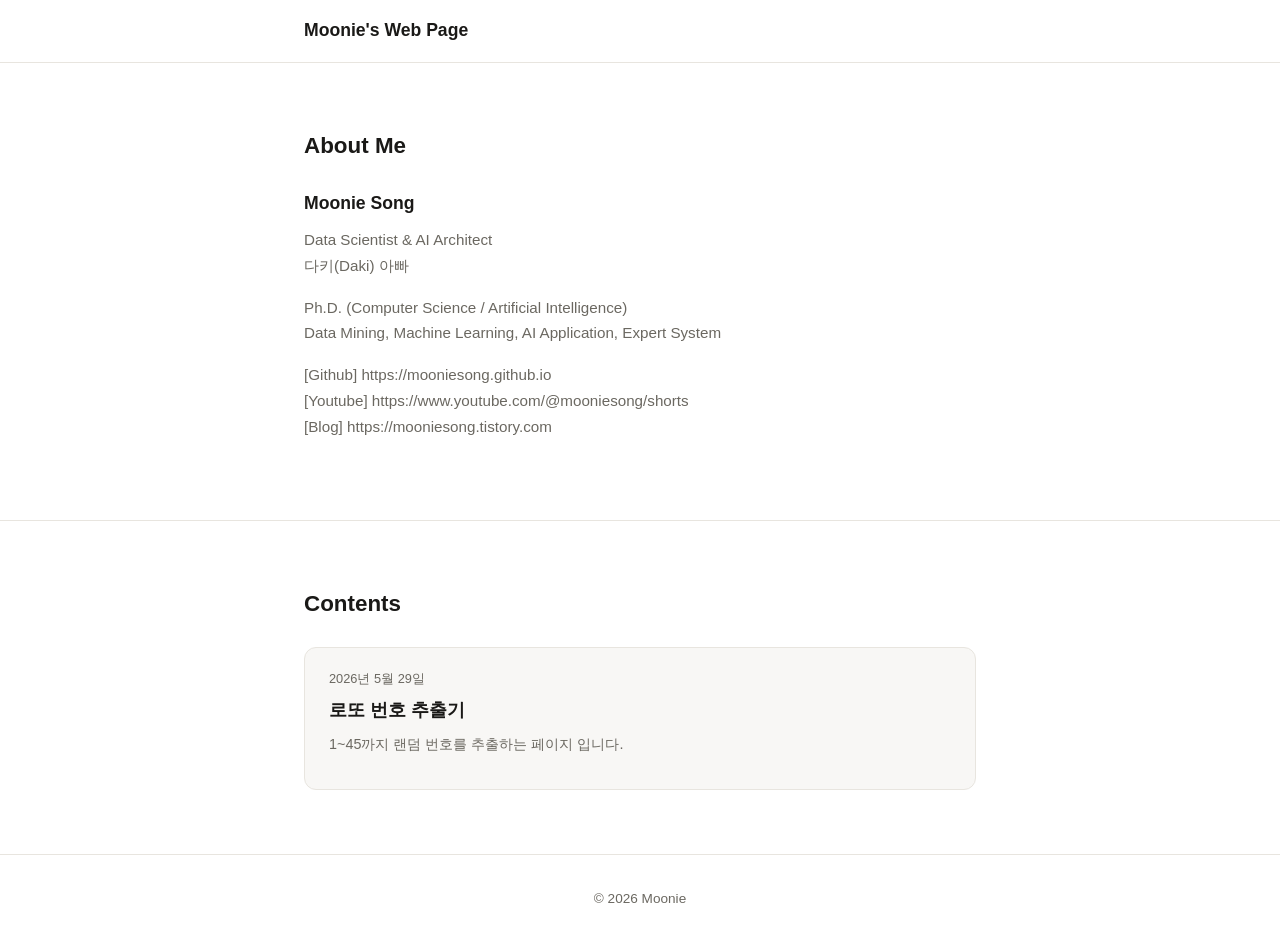
<file: index.html>
<!DOCTYPE html>
<html lang="ko">
<head>
  <meta charset="UTF-8" />
  <meta name="viewport" content="width=device-width, initial-scale=1.0" />
  <title>Moonie's Page</title>
  <link rel="stylesheet" href="css/style.css" />
</head>
<body>

  <!-- 헤더 -->
  <header class="site-header">
    <div class="container">
      <a href="index.html" class="logo">Moonie's Web Page</a>      
    </div>
  </header>

  <!-- 소개 -->
  <section id="about" class="about">
    <div class="container">
      <h2>About Me</h2>
      <div class="about-text">
          <h3>Moonie Song</h3>
          <p>
            Data Scientist & AI Architect <br>
            다키(Daki) 아빠
          </p>
          <p>
            Ph.D. (Computer Science / Artificial Intelligence) <br>
            Data Mining, Machine Learning, AI Application, Expert System            
          </p>
          <p>
            [Github] https://mooniesong.github.io<br>
            [Youtube] <a href="https://www.youtube.com/@mooniesong/shorts" target="_blank">https://www.youtube.com/@mooniesong/shorts</a><br>
            [Blog] <a href="https://mooniesong.tistory.com" target="_blank">https://mooniesong.tistory.com</a>
          </p>
          
          
      </div>
    </div>
  </section>

  <!-- 글 목록 -->
  <section id="posts" class="posts">
    <div class="container">
      <h2>Contents</h2>
      <div class="post-grid">      
        
        <a href="posts/lotto.html" class="post-card">
          <div class="post-meta">2026년 5월 29일</div>
          <h3>로또 번호 추출기</h3>
          <p>1~45까지 랜덤 번호를 추출하는 페이지 입니다.</p>
        </a>

      </div>
    </div>
  </section>



  <!-- 푸터 -->
  <footer class="site-footer">
    <div class="container">
      <p>© 2026 Moonie</p>
    </div>
  </footer>

</body>
</html>
</file>
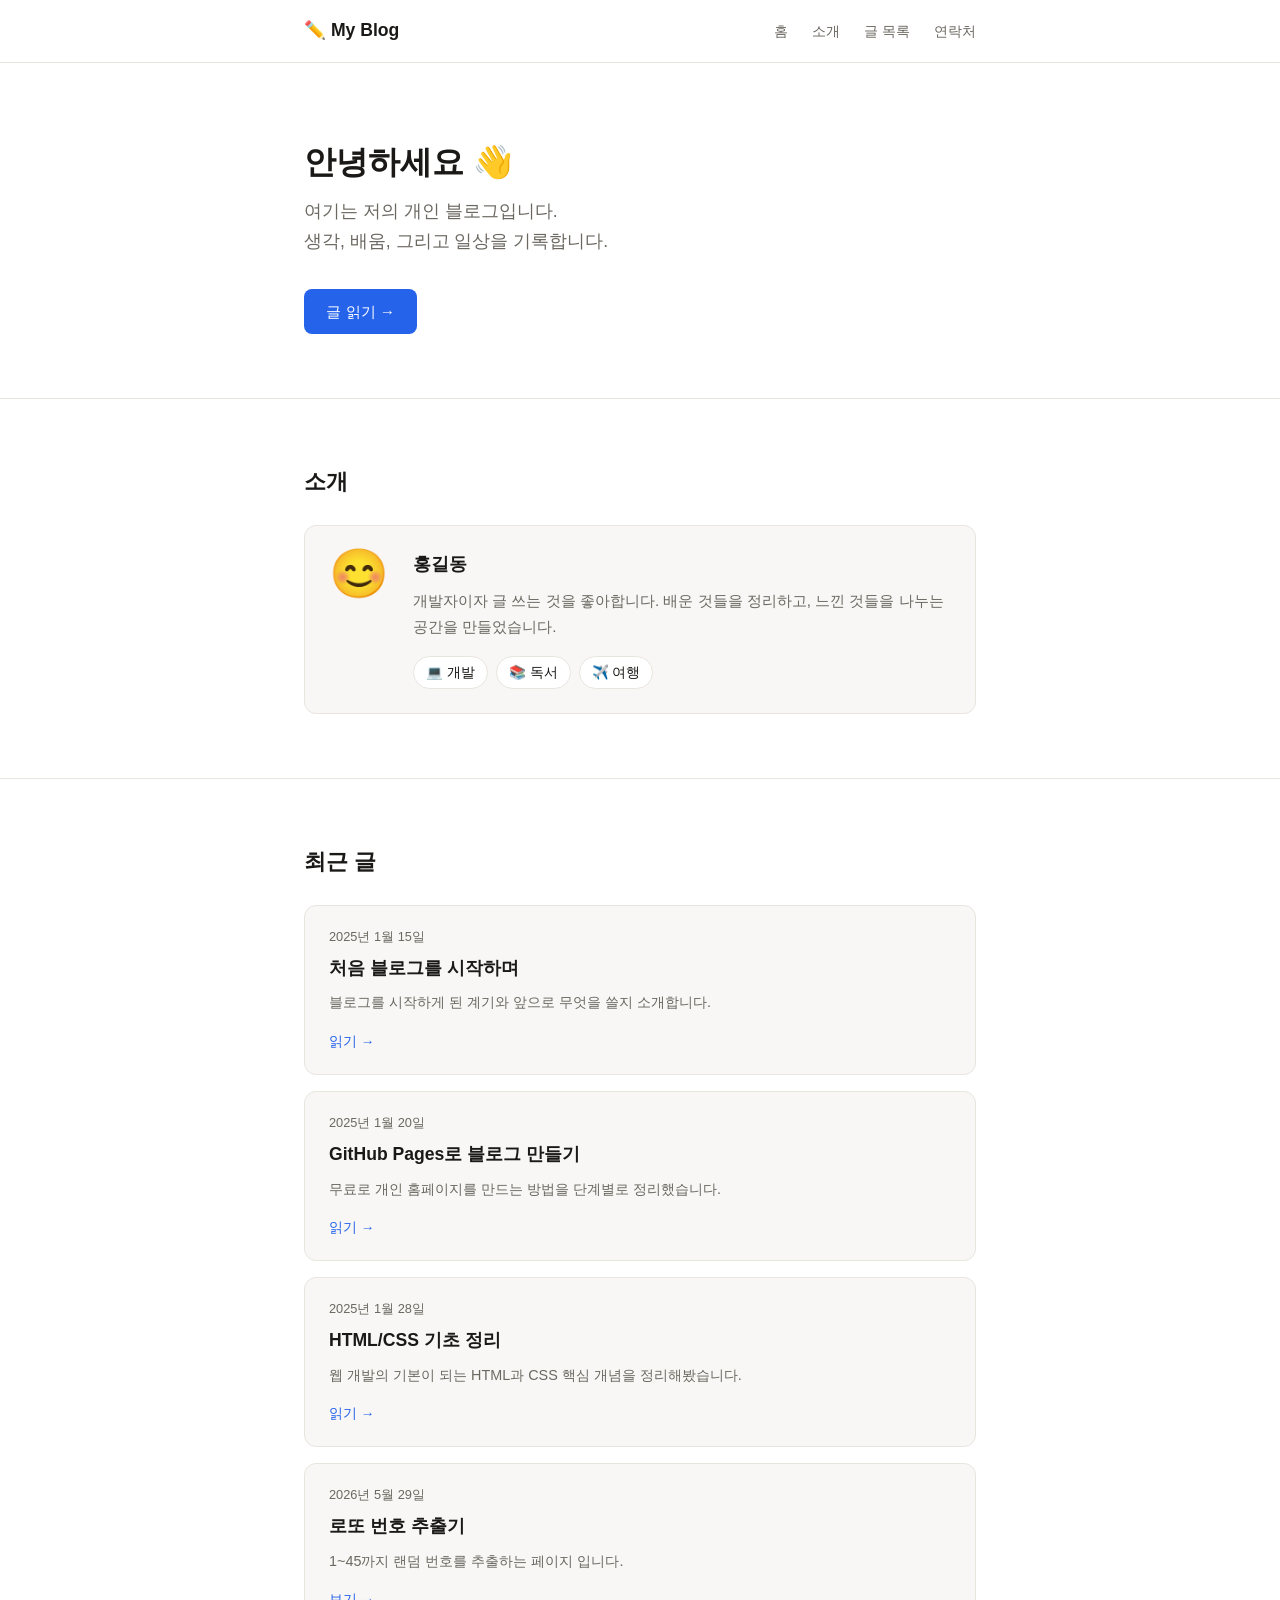
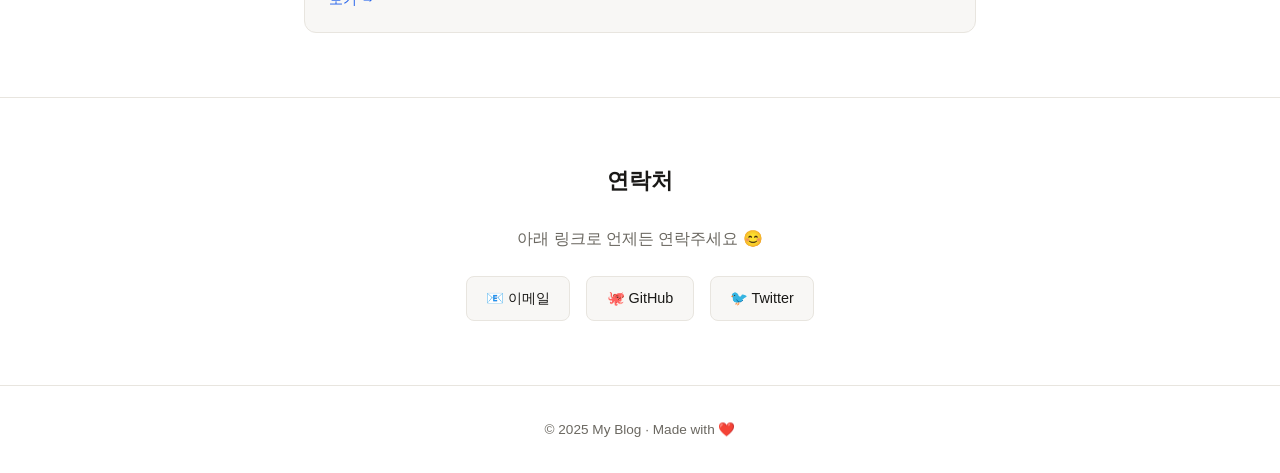
<file: index_old.html>
<!DOCTYPE html>
<html lang="ko">
<head>
  <meta charset="UTF-8" />
  <meta name="viewport" content="width=device-width, initial-scale=1.0" />
  <title>Moonie's Page</title>
  <link rel="stylesheet" href="css/style.css" />
</head>
<body>

  <!-- 헤더 -->
  <header class="site-header">
    <div class="container">
      <a href="index.html" class="logo">✏️ My Blog</a>
      <nav>
        <a href="index.html">홈</a>
        <a href="#about">소개</a>
        <a href="#posts">글 목록</a>
        <a href="#contact">연락처</a>
      </nav>
    </div>
  </header>

  <!-- 히어로 -->
  <section class="hero">
    <div class="container">
      <h1>안녕하세요 👋</h1>
      <p>여기는 저의 개인 블로그입니다.<br>생각, 배움, 그리고 일상을 기록합니다.</p>
      <a href="#posts" class="btn">글 읽기 →</a>
    </div>
  </section>

  <!-- 소개 -->
  <section id="about" class="about">
    <div class="container">
      <h2>소개</h2>
      <div class="about-card">
        <div class="avatar">😊</div>
        <div class="about-text">
          <h3>홍길동</h3>
          <p>개발자이자 글 쓰는 것을 좋아합니다. 배운 것들을 정리하고, 느낀 것들을 나누는 공간을 만들었습니다.</p>
          <div class="tags">
            <span class="tag">💻 개발</span>
            <span class="tag">📚 독서</span>
            <span class="tag">✈️ 여행</span>
          </div>
        </div>
      </div>
    </div>
  </section>

  <!-- 글 목록 -->
  <section id="posts" class="posts">
    <div class="container">
      <h2>최근 글</h2>
      <div class="post-grid">

        <a href="posts/post1.html" class="post-card">
          <div class="post-meta">2025년 1월 15일</div>
          <h3>처음 블로그를 시작하며</h3>
          <p>블로그를 시작하게 된 계기와 앞으로 무엇을 쓸지 소개합니다.</p>
          <span class="read-more">읽기 →</span>
        </a>

        <a href="posts/post2.html" class="post-card">
          <div class="post-meta">2025년 1월 20일</div>
          <h3>GitHub Pages로 블로그 만들기</h3>
          <p>무료로 개인 홈페이지를 만드는 방법을 단계별로 정리했습니다.</p>
          <span class="read-more">읽기 →</span>
        </a>

        <a href="posts/post3.html" class="post-card">
          <div class="post-meta">2025년 1월 28일</div>
          <h3>HTML/CSS 기초 정리</h3>
          <p>웹 개발의 기본이 되는 HTML과 CSS 핵심 개념을 정리해봤습니다.</p>
          <span class="read-more">읽기 →</span>
        </a>

        <a href="posts/lotto.html" class="post-card">
          <div class="post-meta">2026년 5월 29일</div>
          <h3>로또 번호 추출기</h3>
          <p>1~45까지 랜덤 번호를 추출하는 페이지 입니다.</p>
          <span class="read-more">보기 →</span>
        </a>

      </div>
    </div>
  </section>

  <!-- 연락처 -->
  <section id="contact" class="contact">
    <div class="container">
      <h2>연락처</h2>
      <p>아래 링크로 언제든 연락주세요 😊</p>
      <div class="contact-links">
        <a href="mailto:your@email.com" class="contact-btn">📧 이메일</a>
        <a href="https://github.com/yourusername" target="_blank" class="contact-btn">🐙 GitHub</a>
        <a href="https://twitter.com/yourhandle" target="_blank" class="contact-btn">🐦 Twitter</a>
      </div>
    </div>
  </section>

  <!-- 푸터 -->
  <footer class="site-footer">
    <div class="container">
      <p>© 2025 My Blog · Made with ❤️</p>
    </div>
  </footer>

</body>
</html>
</file>
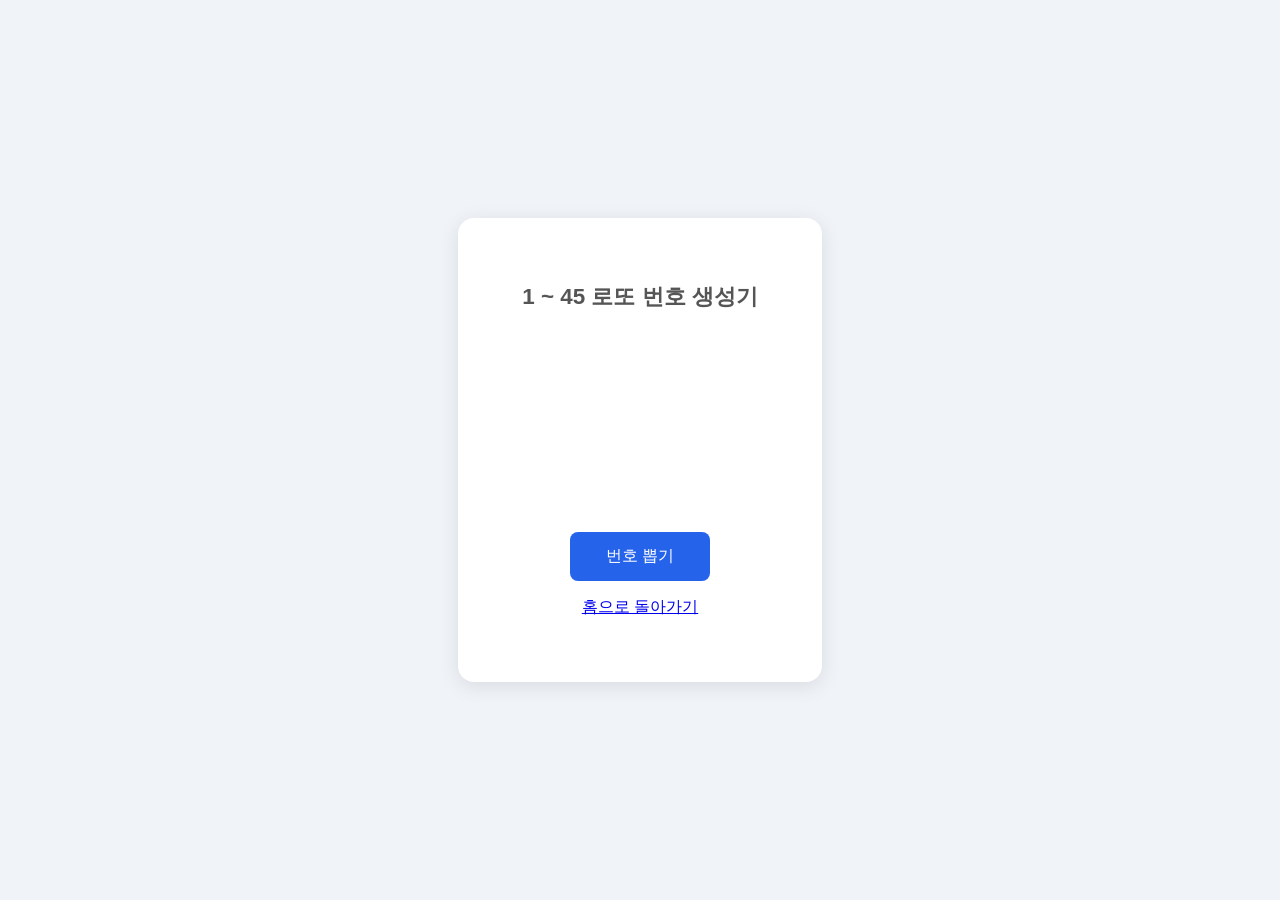
<file: posts/lotto.html>
<!DOCTYPE html>
<html lang="ko">
<head>
  <meta charset="UTF-8">
  <meta name="viewport" content="width=device-width, initial-scale=1.0">
  <title>로또 번호 생성기</title>
  <style>
    body {
      display: flex;
      justify-content: center;
      align-items: center;
      height: 100vh;
      margin: 0;
      background-color: #f0f4f8;
      font-family: 'Segoe UI', sans-serif;
    }

    .container {
      text-align: center;
      background: white;
      padding: 48px 64px;
      border-radius: 16px;
      box-shadow: 0 4px 20px rgba(0, 0, 0, 0.1);
    }

    h1 {
      font-size: 1.4rem;
      color: #555;
      margin-bottom: 32px;
    }

    .balls-wrapper {
      display: flex;
      flex-direction: column;
      gap: 16px;
      align-items: center;
      margin-bottom: 36px;
      min-height: 152px;
    }

    .balls-row {
      display: flex;
      gap: 12px;
      justify-content: center;
    }

    .ball {
      width: 60px;
      height: 60px;
      border-radius: 50%;
      display: flex;
      align-items: center;
      justify-content: center;
      font-size: 1.3rem;
      font-weight: bold;
      color: white;
      box-shadow: 0 3px 8px rgba(0,0,0,0.2);
    }

    .ball.range1 { background-color: #f5a623; } /* 1~10  노랑 */
    .ball.range2 { background-color: #4a90d9; } /* 11~20 파랑 */
    .ball.range3 { background-color: #e74c3c; } /* 21~30 빨강 */
    .ball.range4 { background-color: #7b7b7b; } /* 31~40 회색 */
    .ball.range5 { background-color: #27ae60; } /* 41~45 초록 */

    button {
      padding: 14px 36px;
      font-size: 1rem;
      background-color: #2563eb;
      color: white;
      border: none;
      border-radius: 8px;
      cursor: pointer;
      transition: background-color 0.2s;
    }

    button:hover {
      background-color: #1d4ed8;
    }
  </style>
</head>
<body>
  <div class="container">
    <h1>1 ~ 45 로또 번호 생성기</h1>
    <div class="balls-wrapper" id="balls-wrapper"></div>
    <button onclick="generateLotto()">번호 뽑기</button>
    <p><a href="https://mooniesong.github.io">홈으로 돌아가기</a></p>
  </div>

  <script>
    function generateLotto() {
      const numbers = [];

      while (numbers.length < 6) {
        const num = Math.floor(Math.random() * 45) + 1;
        if (!numbers.includes(num)) {
          numbers.push(num);
        }
      }

      numbers.sort((a, b) => a - b);

      const wrapper = document.getElementById('balls-wrapper');
      wrapper.innerHTML = '';

      // 1행: 앞 3개 / 2행: 뒤 3개
      [numbers.slice(0, 3), numbers.slice(3, 6)].forEach(rowNums => {
        const row = document.createElement('div');
        row.classList.add('balls-row');

        rowNums.forEach(num => {
          const ball = document.createElement('div');
          ball.classList.add('ball', getBallRange(num));
          ball.textContent = num;
          row.appendChild(ball);
        });

        wrapper.appendChild(row);
      });
    }

    function getBallRange(num) {
      if (num <= 10) return 'range1';
      if (num <= 20) return 'range2';
      if (num <= 30) return 'range3';
      if (num <= 40) return 'range4';
      return 'range5';
    }
  </script>
</body>
</html>
</file>
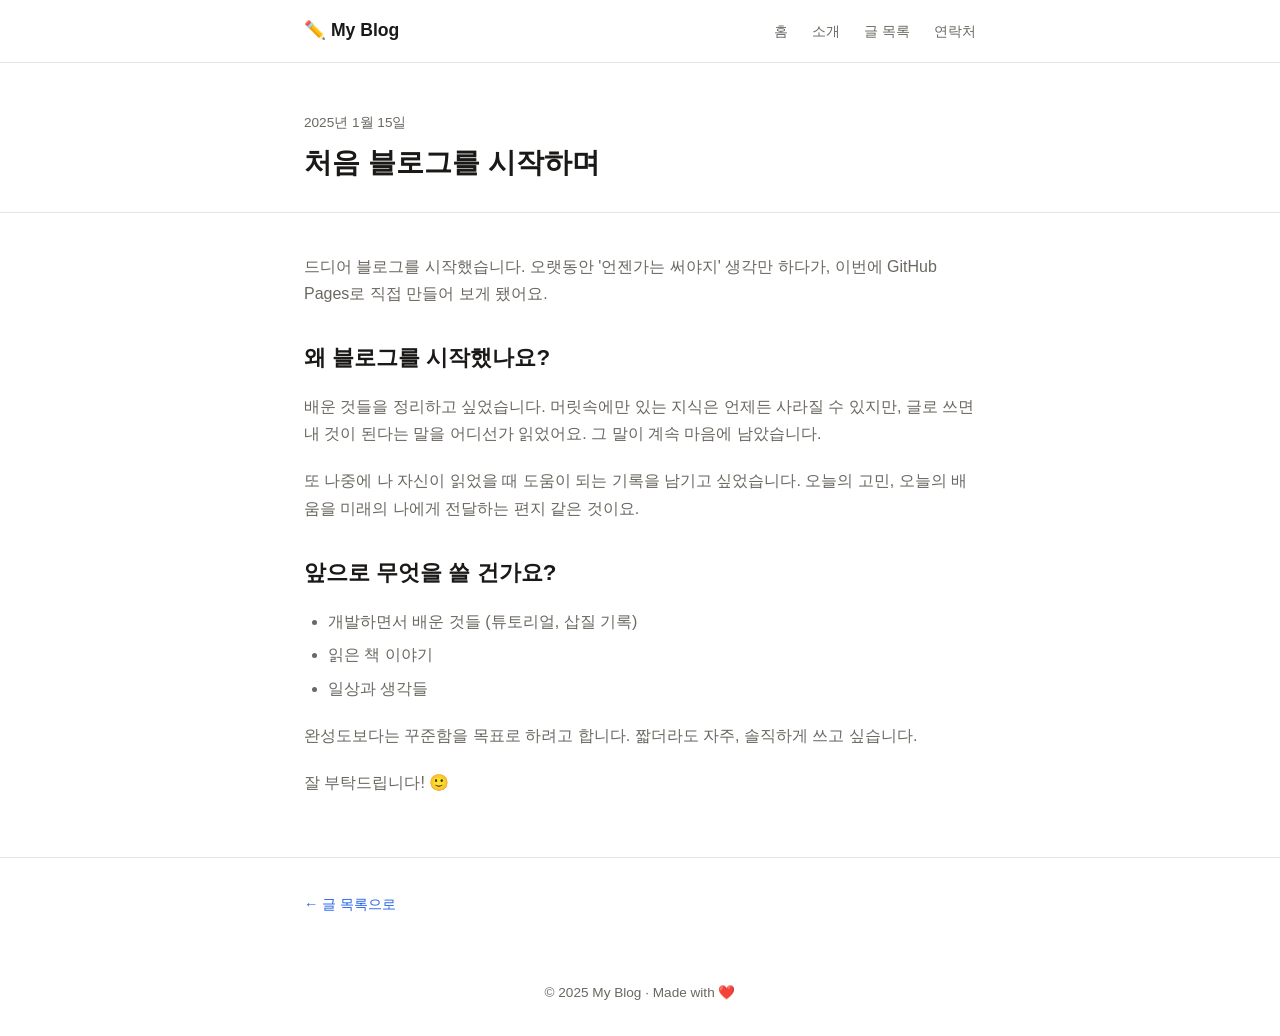
<file: posts/post1.html>
<!DOCTYPE html>
<html lang="ko">
<head>
  <meta charset="UTF-8" />
  <meta name="viewport" content="width=device-width, initial-scale=1.0" />
  <title>처음 블로그를 시작하며 · My Blog</title>
  <link rel="stylesheet" href="../css/style.css" />
</head>
<body>

  <header class="site-header">
    <div class="container">
      <a href="../index.html" class="logo">✏️ My Blog</a>
      <nav>
        <a href="../index.html">홈</a>
        <a href="../index.html#about">소개</a>
        <a href="../index.html#posts">글 목록</a>
        <a href="../index.html#contact">연락처</a>
      </nav>
    </div>
  </header>

  <article>
    <div class="post-header">
      <div class="container">
        <div class="post-meta">2025년 1월 15일</div>
        <h1>처음 블로그를 시작하며</h1>
      </div>
    </div>

    <div class="post-body">
      <div class="container">
        <p>드디어 블로그를 시작했습니다. 오랫동안 '언젠가는 써야지' 생각만 하다가, 이번에 GitHub Pages로 직접 만들어 보게 됐어요.</p>

        <h2>왜 블로그를 시작했나요?</h2>
        <p>배운 것들을 정리하고 싶었습니다. 머릿속에만 있는 지식은 언제든 사라질 수 있지만, 글로 쓰면 내 것이 된다는 말을 어디선가 읽었어요. 그 말이 계속 마음에 남았습니다.</p>
        <p>또 나중에 나 자신이 읽었을 때 도움이 되는 기록을 남기고 싶었습니다. 오늘의 고민, 오늘의 배움을 미래의 나에게 전달하는 편지 같은 것이요.</p>

        <h2>앞으로 무엇을 쓸 건가요?</h2>
        <ul>
          <li>개발하면서 배운 것들 (튜토리얼, 삽질 기록)</li>
          <li>읽은 책 이야기</li>
          <li>일상과 생각들</li>
        </ul>

        <p>완성도보다는 꾸준함을 목표로 하려고 합니다. 짧더라도 자주, 솔직하게 쓰고 싶습니다.</p>

        <p>잘 부탁드립니다! 🙂</p>
      </div>
    </div>
  </article>

  <div class="post-nav">
    <div class="container">
      <a href="../index.html#posts">← 글 목록으로</a>
    </div>
  </div>

  <footer class="site-footer">
    <div class="container">
      <p>© 2025 My Blog · Made with ❤️</p>
    </div>
  </footer>

</body>
</html>
</file>
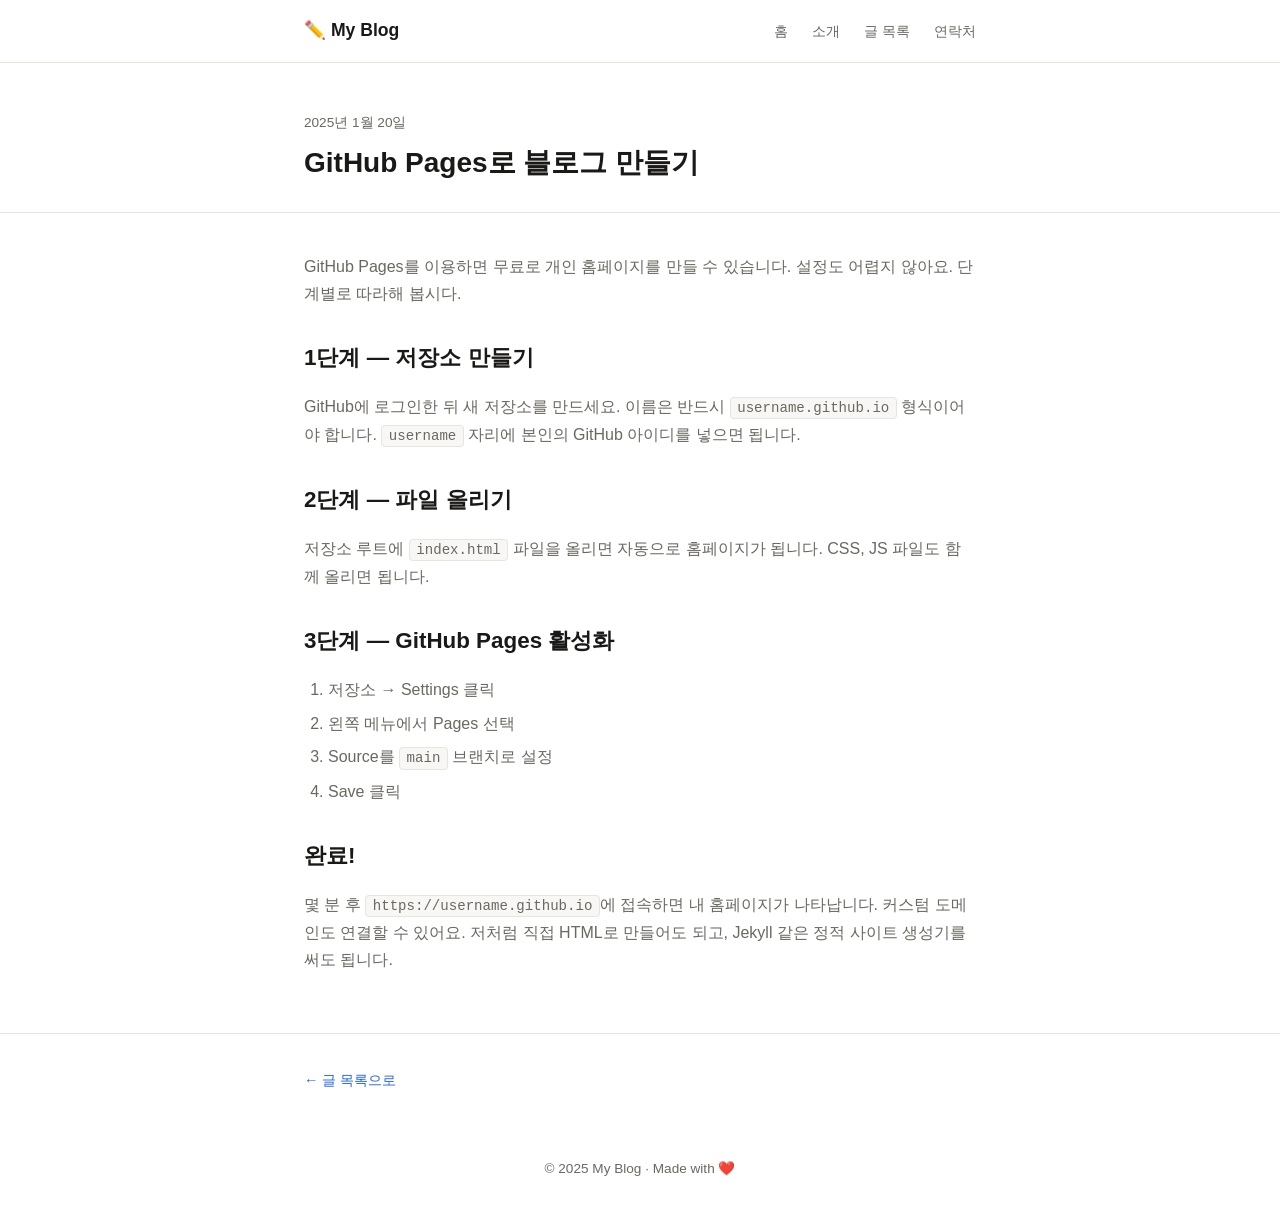
<file: posts/post2.html>
<!DOCTYPE html>
<html lang="ko">
<head>
  <meta charset="UTF-8" />
  <meta name="viewport" content="width=device-width, initial-scale=1.0" />
  <title>GitHub Pages로 블로그 만들기 · My Blog</title>
  <link rel="stylesheet" href="../css/style.css" />
</head>
<body>

  <header class="site-header">
    <div class="container">
      <a href="../index.html" class="logo">✏️ My Blog</a>
      <nav>
        <a href="../index.html">홈</a>
        <a href="../index.html#about">소개</a>
        <a href="../index.html#posts">글 목록</a>
        <a href="../index.html#contact">연락처</a>
      </nav>
    </div>
  </header>

  <article>
    <div class="post-header">
      <div class="container">
        <div class="post-meta">2025년 1월 20일</div>
        <h1>GitHub Pages로 블로그 만들기</h1>
      </div>
    </div>

    <div class="post-body">
      <div class="container">
        <p>GitHub Pages를 이용하면 무료로 개인 홈페이지를 만들 수 있습니다. 설정도 어렵지 않아요. 단계별로 따라해 봅시다.</p>

        <h2>1단계 — 저장소 만들기</h2>
        <p>GitHub에 로그인한 뒤 새 저장소를 만드세요. 이름은 반드시 <code>username.github.io</code> 형식이어야 합니다. <code>username</code> 자리에 본인의 GitHub 아이디를 넣으면 됩니다.</p>

        <h2>2단계 — 파일 올리기</h2>
        <p>저장소 루트에 <code>index.html</code> 파일을 올리면 자동으로 홈페이지가 됩니다. CSS, JS 파일도 함께 올리면 됩니다.</p>

        <h2>3단계 — GitHub Pages 활성화</h2>
        <ol>
          <li>저장소 → Settings 클릭</li>
          <li>왼쪽 메뉴에서 Pages 선택</li>
          <li>Source를 <code>main</code> 브랜치로 설정</li>
          <li>Save 클릭</li>
        </ol>

        <h2>완료!</h2>
        <p>몇 분 후 <code>https://username.github.io</code>에 접속하면 내 홈페이지가 나타납니다. 커스텀 도메인도 연결할 수 있어요. 저처럼 직접 HTML로 만들어도 되고, Jekyll 같은 정적 사이트 생성기를 써도 됩니다.</p>
      </div>
    </div>
  </article>

  <div class="post-nav">
    <div class="container">
      <a href="../index.html#posts">← 글 목록으로</a>
    </div>
  </div>

  <footer class="site-footer">
    <div class="container">
      <p>© 2025 My Blog · Made with ❤️</p>
    </div>
  </footer>

</body>
</html>
</file>
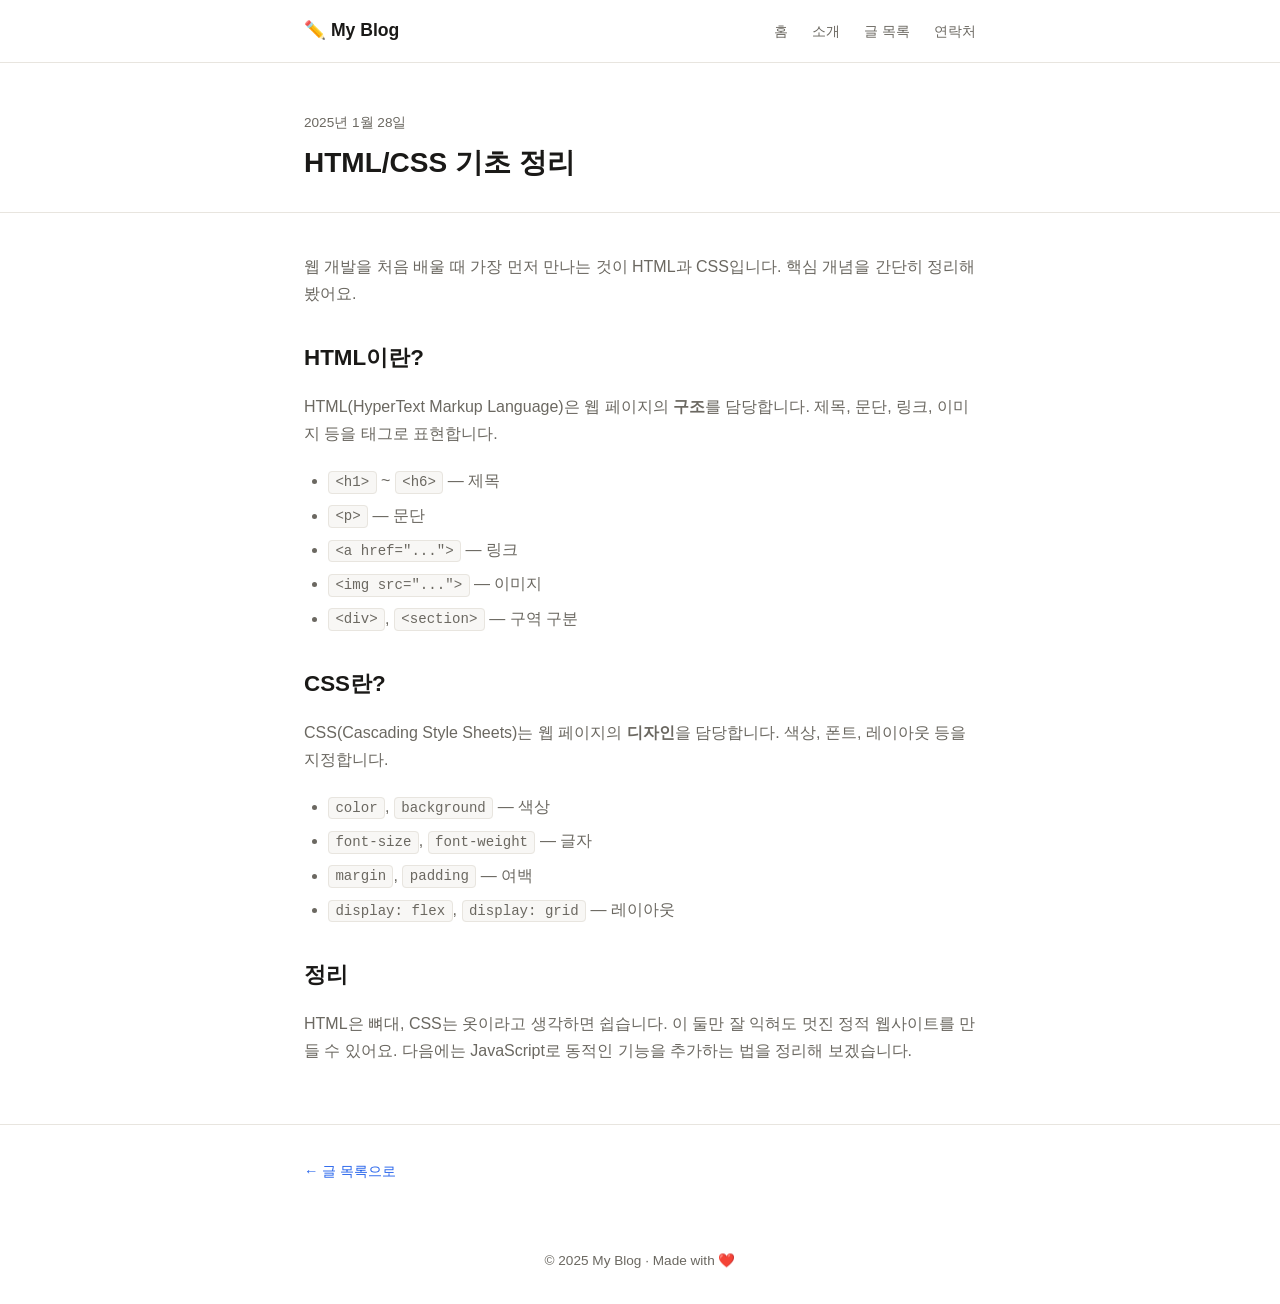
<file: posts/post3.html>
<!DOCTYPE html>
<html lang="ko">
<head>
  <meta charset="UTF-8" />
  <meta name="viewport" content="width=device-width, initial-scale=1.0" />
  <title>HTML/CSS 기초 정리 · My Blog</title>
  <link rel="stylesheet" href="../css/style.css" />
</head>
<body>

  <header class="site-header">
    <div class="container">
      <a href="../index.html" class="logo">✏️ My Blog</a>
      <nav>
        <a href="../index.html">홈</a>
        <a href="../index.html#about">소개</a>
        <a href="../index.html#posts">글 목록</a>
        <a href="../index.html#contact">연락처</a>
      </nav>
    </div>
  </header>

  <article>
    <div class="post-header">
      <div class="container">
        <div class="post-meta">2025년 1월 28일</div>
        <h1>HTML/CSS 기초 정리</h1>
      </div>
    </div>

    <div class="post-body">
      <div class="container">
        <p>웹 개발을 처음 배울 때 가장 먼저 만나는 것이 HTML과 CSS입니다. 핵심 개념을 간단히 정리해봤어요.</p>

        <h2>HTML이란?</h2>
        <p>HTML(HyperText Markup Language)은 웹 페이지의 <strong>구조</strong>를 담당합니다. 제목, 문단, 링크, 이미지 등을 태그로 표현합니다.</p>
        <ul>
          <li><code>&lt;h1&gt;</code> ~ <code>&lt;h6&gt;</code> — 제목</li>
          <li><code>&lt;p&gt;</code> — 문단</li>
          <li><code>&lt;a href="..."&gt;</code> — 링크</li>
          <li><code>&lt;img src="..."&gt;</code> — 이미지</li>
          <li><code>&lt;div&gt;</code>, <code>&lt;section&gt;</code> — 구역 구분</li>
        </ul>

        <h2>CSS란?</h2>
        <p>CSS(Cascading Style Sheets)는 웹 페이지의 <strong>디자인</strong>을 담당합니다. 색상, 폰트, 레이아웃 등을 지정합니다.</p>
        <ul>
          <li><code>color</code>, <code>background</code> — 색상</li>
          <li><code>font-size</code>, <code>font-weight</code> — 글자</li>
          <li><code>margin</code>, <code>padding</code> — 여백</li>
          <li><code>display: flex</code>, <code>display: grid</code> — 레이아웃</li>
        </ul>

        <h2>정리</h2>
        <p>HTML은 뼈대, CSS는 옷이라고 생각하면 쉽습니다. 이 둘만 잘 익혀도 멋진 정적 웹사이트를 만들 수 있어요. 다음에는 JavaScript로 동적인 기능을 추가하는 법을 정리해 보겠습니다.</p>
      </div>
    </div>
  </article>

  <div class="post-nav">
    <div class="container">
      <a href="../index.html#posts">← 글 목록으로</a>
    </div>
  </div>

  <footer class="site-footer">
    <div class="container">
      <p>© 2025 My Blog · Made with ❤️</p>
    </div>
  </footer>

</body>
</html>
</file>
<file: css/style.css>
/* ===== 기본 설정 ===== */
*, *::before, *::after { box-sizing: border-box; margin: 0; padding: 0; }

:root {
  --bg: #ffffff;
  --surface: #f8f7f5;
  --border: #e8e5df;
  --text: #1a1917;
  --muted: #6b6861;
  --accent: #2563eb;
  --accent-hover: #1d4ed8;
}

@media (prefers-color-scheme: dark) {
  :root {
    --bg: #141412;
    --surface: #1e1d1b;
    --border: #2e2d2a;
    --text: #f0ede8;
    --muted: #9a9790;
    --accent: #60a5fa;
    --accent-hover: #93c5fd;
  }
}

html { scroll-behavior: smooth; }

body {
  font-family: -apple-system, BlinkMacSystemFont, 'Segoe UI', 'Noto Sans KR', sans-serif;
  background: var(--bg);
  color: var(--text);
  line-height: 1.7;
  font-size: 16px;
}

.container {
  max-width: 720px;
  margin: 0 auto;
  padding: 0 1.5rem;
}

a { color: inherit; text-decoration: none; }
h1 { font-size: 2rem; font-weight: 700; line-height: 1.2; }
h2 { font-size: 1.4rem; font-weight: 600; margin-bottom: 1.5rem; }
h3 { font-size: 1.1rem; font-weight: 600; }

/* ===== 헤더 ===== */
.site-header {
  position: sticky;
  top: 0;
  background: var(--bg);
  border-bottom: 1px solid var(--border);
  z-index: 100;
  padding: 1rem 0;
}

.site-header .container {
  display: flex;
  align-items: center;
  justify-content: space-between;
}

.logo { font-size: 1.1rem; font-weight: 700; }

nav { display: flex; gap: 1.5rem; }
nav a { font-size: 0.9rem; color: var(--muted); transition: color 0.2s; }
nav a:hover { color: var(--text); }

/* ===== 히어로 ===== */
.hero {
  padding: 5rem 0 4rem;
  border-bottom: 1px solid var(--border);
}

.hero h1 { margin-bottom: 1rem; }
.hero p { font-size: 1.1rem; color: var(--muted); margin-bottom: 2rem; }

.btn {
  display: inline-block;
  background: var(--accent);
  color: #fff;
  padding: 0.6rem 1.4rem;
  border-radius: 8px;
  font-size: 0.95rem;
  font-weight: 500;
  transition: background 0.2s;
}
.btn:hover { background: var(--accent-hover); color: #fff; }

/* ===== 소개 ===== */
.about { padding: 4rem 0; border-bottom: 1px solid var(--border); }

.about-card {
  display: flex;
  gap: 1.5rem;
  align-items: flex-start;
  background: var(--surface);
  border: 1px solid var(--border);
  border-radius: 12px;
  padding: 1.5rem;
}

.avatar {
  font-size: 3rem;
  line-height: 1;
  flex-shrink: 0;
}

.about-text p { color: var(--muted); margin: 0.5rem 0 1rem; font-size: 0.95rem; }

.tags { display: flex; flex-wrap: wrap; gap: 0.5rem; }
.tag {
  background: var(--bg);
  border: 1px solid var(--border);
  border-radius: 20px;
  padding: 0.25rem 0.75rem;
  font-size: 0.85rem;
}

/* ===== 글 목록 ===== */
.posts { padding: 4rem 0; border-bottom: 1px solid var(--border); }

.post-grid { display: flex; flex-direction: column; gap: 1rem; }

.post-card {
  display: block;
  background: var(--surface);
  border: 1px solid var(--border);
  border-radius: 12px;
  padding: 1.25rem 1.5rem;
  transition: border-color 0.2s, transform 0.15s;
}

.post-card:hover {
  border-color: var(--accent);
  transform: translateX(4px);
}

.post-meta { font-size: 0.8rem; color: var(--muted); margin-bottom: 0.4rem; }
.post-card h3 { margin-bottom: 0.4rem; }
.post-card p { font-size: 0.9rem; color: var(--muted); margin-bottom: 0.75rem; }
.read-more { font-size: 0.85rem; color: var(--accent); font-weight: 500; }

/* ===== 연락처 ===== */
.contact { padding: 4rem 0; border-bottom: 1px solid var(--border); text-align: center; }
.contact p { color: var(--muted); margin-bottom: 1.5rem; }

.contact-links { display: flex; justify-content: center; gap: 1rem; flex-wrap: wrap; }

.contact-btn {
  background: var(--surface);
  border: 1px solid var(--border);
  border-radius: 8px;
  padding: 0.6rem 1.2rem;
  font-size: 0.9rem;
  transition: border-color 0.2s, background 0.2s;
}
.contact-btn:hover { border-color: var(--accent); background: var(--bg); }

/* ===== 푸터 ===== */
.site-footer { padding: 2rem 0; text-align: center; }
.site-footer p { font-size: 0.85rem; color: var(--muted); }

/* ===== 글 페이지 ===== */
.post-header { padding: 3rem 0 2rem; border-bottom: 1px solid var(--border); }
.post-header .post-meta { font-size: 0.85rem; color: var(--muted); margin-bottom: 0.75rem; }
.post-header h1 { font-size: 1.75rem; }

.post-body {
  padding: 2.5rem 0;
  border-bottom: 1px solid var(--border);
}

.post-body p { margin-bottom: 1.25rem; color: var(--muted); }
.post-body h2 { margin: 2rem 0 1rem; }
.post-body ul, .post-body ol { margin: 0 0 1.25rem 1.5rem; color: var(--muted); }
.post-body li { margin-bottom: 0.4rem; }
.post-body code {
  background: var(--surface);
  border: 1px solid var(--border);
  border-radius: 4px;
  padding: 0.15rem 0.4rem;
  font-size: 0.88rem;
  font-family: 'Courier New', monospace;
}

.post-nav { padding: 2rem 0; }
.post-nav a { color: var(--accent); font-size: 0.9rem; }

/* ===== 반응형 ===== */
@media (max-width: 600px) {
  h1 { font-size: 1.6rem; }
  .about-card { flex-direction: column; }
  nav { gap: 1rem; }
}
</file>
